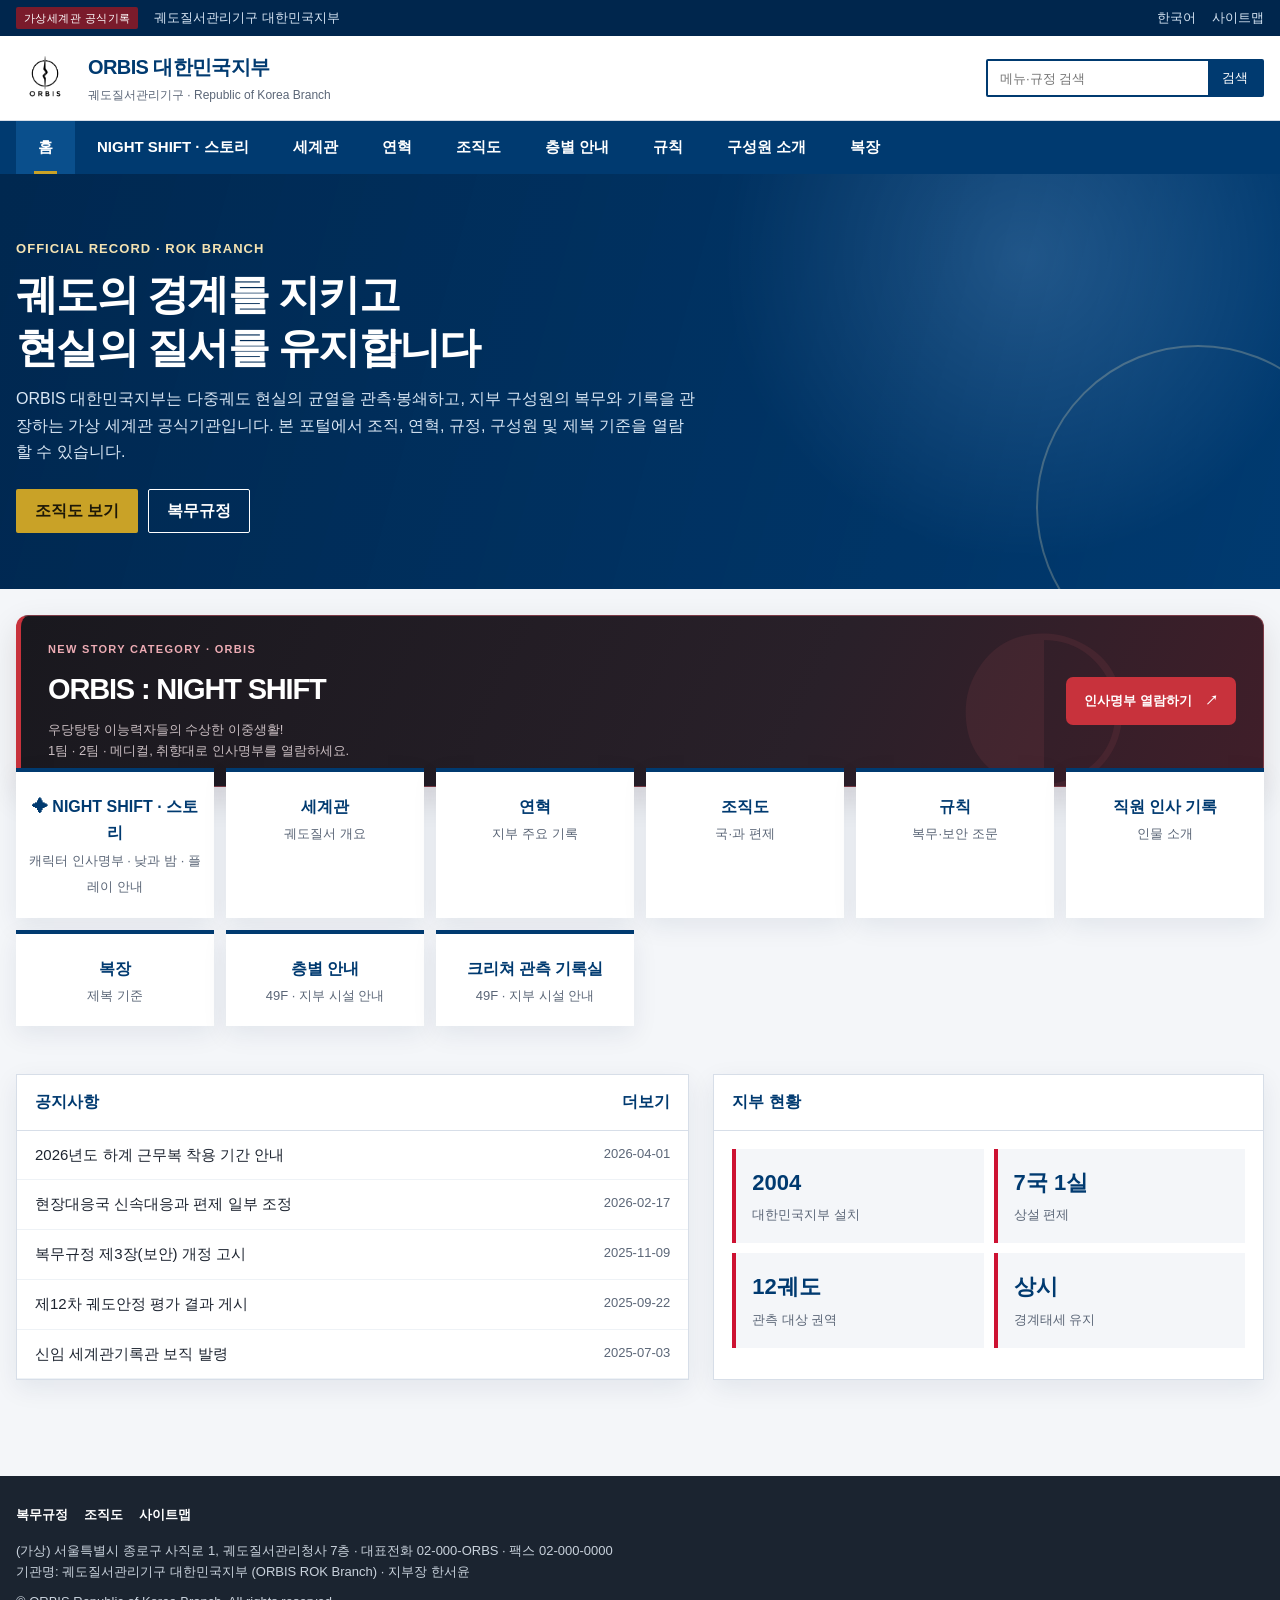
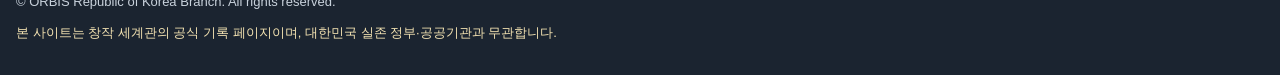
<file: index.html>
<!DOCTYPE html>
<html lang="ko">
<head>
  <meta charset="UTF-8">
  <meta name="viewport" content="width=device-width, initial-scale=1">
  <title>ORBIS 대한민국지부</title>
  <link rel="stylesheet" href="css/style.css">
  <style>
    .nightshift-entry{padding:26px 0 9px}
    .nightshift-card{position:relative;display:flex;align-items:center;justify-content:space-between;gap:24px;overflow:hidden;padding:24px 27px;border-radius:12px;border:1px solid #7c3a45;border-left:5px solid #c8323c;background:linear-gradient(115deg,#19181e,#292029 63%,#401e29);color:#f8f5f5;box-shadow:0 12px 32px rgba(30,10,15,.12)}
    .nightshift-card::after{content:"◐";position:absolute;right:132px;top:-46px;font-size:174px;color:rgba(235,100,110,.09);pointer-events:none}
    .nightshift-copy{z-index:1}
    .nightshift-kicker{display:block;color:#edacb4;font-size:11px;font-weight:800;letter-spacing:.12em;margin-bottom:7px}
    .nightshift-card h2{margin:0 0 7px;color:#fff;font-size:clamp(21px,3.5vw,29px);letter-spacing:-.04em}
    .nightshift-card p{margin:0;color:#cbbfc3;font-size:13px;line-height:1.6}
    .nightshift-link{z-index:1;display:inline-flex;align-items:center;justify-content:center;flex:none;padding:13px 18px;border-radius:7px;background:#c8323c;color:#fff!important;text-decoration:none;font-weight:800;font-size:13px;white-space:nowrap}
    .nightshift-link:hover,.nightshift-link:focus-visible{background:#a92733}
    @media(max-width:670px){.nightshift-entry{padding:16px 0 8px}.nightshift-card{align-items:stretch;flex-direction:column;padding:19px 18px;gap:16px}.nightshift-link{width:100%}.nightshift-card::after{right:-10px;top:-18px}}
  </style>
</head>
<body>
  <div id="site-header"></div>

  <main id="content">
    <section class="hero">
      <div class="wrap">
        <p style="margin:0 0 10px;color:#f4e3b2;font-weight:700;letter-spacing:.08em;font-size:13px;">OFFICIAL RECORD · ROK BRANCH</p>
        <h1>궤도의 경계를 지키고<br>현실의 질서를 유지합니다</h1>
        <p>ORBIS 대한민국지부는 다중궤도 현실의 균열을 관측·봉쇄하고, 지부 구성원의 복무와 기록을 관장하는 가상 세계관 공식기관입니다. 본 포털에서 조직, 연혁, 규정, 구성원 및 제복 기준을 열람할 수 있습니다.</p>
        <div class="hero-actions">
          <a class="btn btn-gold" href="org/index.html">조직도 보기</a>
          <a class="btn btn-outline" href="rules/index.html">복무규정</a>
        </div>
      </div>
    </section>

    <section class="nightshift-entry" aria-labelledby="nightshift-home-title">
      <div class="wrap">
        <div class="nightshift-card">
          <div class="nightshift-copy">
            <span class="nightshift-kicker">NEW STORY CATEGORY · ORBIS</span>
            <h2 id="nightshift-home-title">ORBIS : NIGHT SHIFT</h2>
            <p>우당탕탕 이능력자들의 수상한 이중생활!<br>1팀 · 2팀 · 메디컬, 취향대로 인사명부를 열람하세요.</p>
          </div>
          <a class="nightshift-link" href="night-shift/index.html" aria-label="ORBIS NIGHT SHIFT 스토리 시작페이지 열기">인사명부 열람하기　↗</a>
        </div>
      </div>
    </section>

    <div class="wrap">
      <nav class="quick" aria-label="주요 메뉴">
        <a href="night-shift/index.html"><strong>✦ NIGHT SHIFT · 스토리</strong><span>캐릭터 인사명부 · 낮과 밤 · 플레이 안내</span></a>
        <a href="world/index.html"><strong>세계관</strong><span>궤도질서 개요</span></a>
        <a href="history/index.html"><strong>연혁</strong><span>지부 주요 기록</span></a>
        <a href="org/index.html"><strong>조직도</strong><span>국·과 편제</span></a>
        <a href="rules/index.html"><strong>규칙</strong><span>복무·보안 조문</span></a>
        <a href="people/index.html"><strong>직원 인사 기록</strong><span>인물 소개</span></a>
        <a href="uniform/index.html"><strong>복장</strong><span>제복 기준</span></a>
        <a href="floor/index.html"><strong>층별 안내</strong>  <span>49F · 지부 시설 안내</span></a>
        <a href="world/creature.html"><strong>크리쳐 관측 기록실 </strong>  <span>49F · 지부 시설 안내</span></a>
      </nav>
    </div>

    <section class="section">
      <div class="wrap grid-2">
        <article class="card">
          <div class="card-h">공지사항 <a href="history/index.html">더보기</a></div>
          <ul class="list">
            <li><a href="uniform/index.html">2026년도 하계 근무복 착용 기간 안내</a><time>2026-04-01</time></li>
            <li><a href="org/index.html">현장대응국 신속대응과 편제 일부 조정</a><time>2026-02-17</time></li>
            <li><a href="rules/index.html">복무규정 제3장(보안) 개정 고시</a><time>2025-11-09</time></li>
            <li><a href="world/index.html">제12차 궤도안정 평가 결과 게시</a><time>2025-09-22</time></li>
            <li><a href="people/index.html">신임 세계관기록관 보직 발령</a><time>2025-07-03</time></li>
          </ul>
        </article>
        <aside class="card">
          <div class="card-h">지부 현황</div>
          <div class="stat-grid">
            <div class="stat"><b>2004</b><span>대한민국지부 설치</span></div>
            <div class="stat"><b>7국 1실</b><span>상설 편제</span></div>
            <div class="stat"><b>12궤도</b><span>관측 대상 권역</span></div>
            <div class="stat"><b>상시</b><span>경계태세 유지</span></div>
          </div>
        </aside>
      </div>
    </section>
  </main>
  <footer class="site-footer" id="site-footer"></footer>
  <script src="js/app.js"></script>
</body>
</html>
</file>
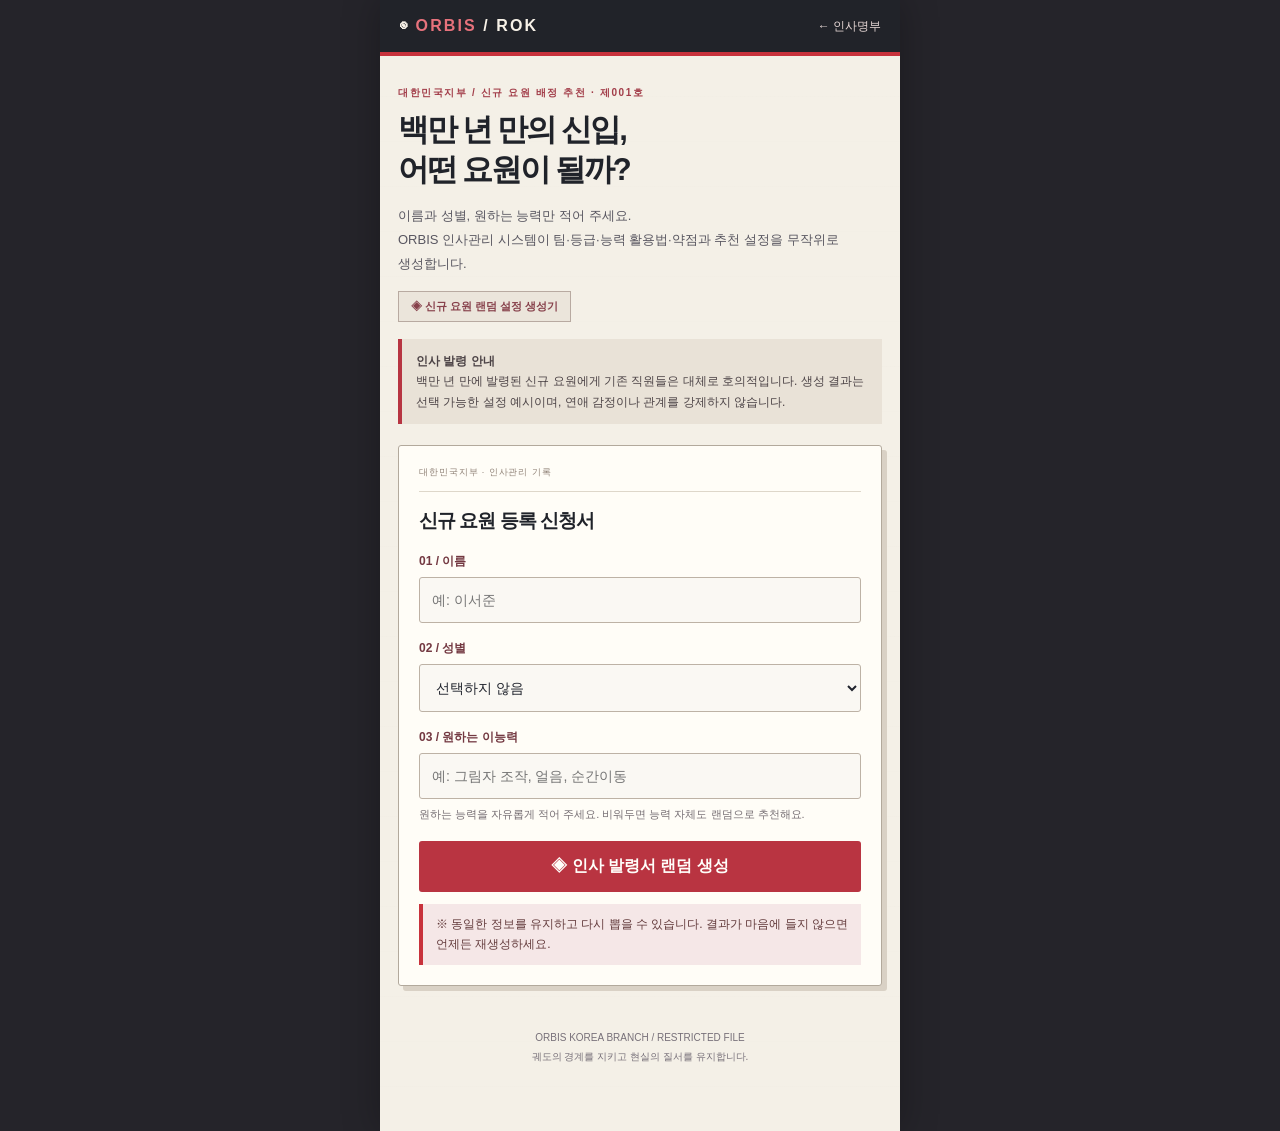
<file: rookie-test/index.html>
<!doctype html>
<html lang="ko">
<head>
<meta charset="utf-8"><meta name="viewport" content="width=device-width,initial-scale=1">
<meta name="theme-color" content="#12151c">
<title>ORBIS | 신입 요원 랜덤 설정 생성기</title>
<style>
:root{font-family:"Pretendard","Noto Sans KR","Apple SD Gothic Neo",sans-serif;color:#24252b;background:#25242a}
*{box-sizing:border-box}body{margin:0}button,input{font:inherit}button{cursor:pointer}
.wrap{max-width:520px;margin:auto;min-height:100vh;background:#f4f0e7;padding:0 18px 65px;position:relative;box-shadow:0 0 35px #0004;overflow:hidden}
.wrap:before{content:"";position:absolute;pointer-events:none;inset:0;background:repeating-linear-gradient(0deg,transparent 0px,transparent 44px,#54463207 45px);opacity:.5}
.wrap>*{position:relative}
.top{display:flex;justify-content:space-between;align-items:center;margin:0 -18px;padding:17px 19px;background:#212329;border-bottom:4px solid #c8323c;color:#f7f1e7}
.brand{font-weight:900;letter-spacing:.13em}.brand b{color:#e7727c}a{color:#8b3039;text-decoration:none}.top a{font-size:12px;color:#e8d9d7}
.eyebrow{font-size:10px;letter-spacing:.16em;color:#a23d49;margin:30px 0 10px;font-weight:900}
h1{font-size:31px;letter-spacing:-.07em;margin:0 0 12px;line-height:1.3;color:#20232a;word-break:keep-all}
.sub{font-size:13px;color:#585660;line-height:1.85;margin-bottom:15px;word-break:keep-all}
.pill{display:inline-block;border:1px solid #b8aaa1;padding:7px 12px;color:#87414b;font-weight:750;font-size:11px;background:#ebe5db}
.card{border:1px solid #b2a99c;background:#fffdf7;border-radius:3px;padding:20px;margin-top:21px;box-shadow:5px 5px 0 #d9d1c5;position:relative}
.card:before{content:"대한민국지부 · 인사관리 기록";display:block;color:#8f8176;font-size:9px;letter-spacing:.1em;padding-bottom:12px;margin-bottom:12px;border-bottom:1px solid #ded7ca}
.num{font-size:11px;color:#a43c47;letter-spacing:.1em;font-weight:900}h2{font-size:19px;letter-spacing:-.05em;line-height:1.55;margin:14px 0 18px;color:#20232a;word-break:keep-all}
.progress{height:5px;background:#e5ded2;margin-top:12px;overflow:hidden}.bar{height:100%;background:#b4313d;transition:width .2s}
.options{display:grid;gap:9px}.opt{width:100%;text-align:left;border:1px solid #c9c1b6;border-radius:2px;padding:15px 12px;background:#faf7f0;color:#303039;font-size:13px;line-height:1.6;word-break:keep-all}
.opt:before{content:"□";margin-right:9px;color:#9a8581}.opt[aria-pressed=true]{background:#f7ecec;border-color:#b63542;box-shadow:inset 3px 0 0 #bc3341;font-weight:750}.opt[aria-pressed=true]:before{content:"■";color:#b63542}
.nav{display:flex;gap:9px;margin-top:20px}button.action{border:0;border-radius:3px;padding:15px;background:#b93441;color:#fffefa;font-weight:900;flex:1}
button.secondary{background:#48484d}button:disabled{opacity:.4}.hidden{display:none}
.result-kicker{font-size:11px;color:#a33e47;letter-spacing:.1em;font-weight:900}
.team{font-size:28px;font-weight:950;margin:13px 0 5px;border-bottom:2px solid #dcd5ca;padding-bottom:12px}.red{color:#b63542}.blue{color:#34679b}
.people{font-size:12px;color:#595660}.label{font-size:10px;color:#a23e49;font-weight:900;margin-top:22px;letter-spacing:.09em}
.value{font-size:17px;font-weight:850;margin-top:7px;color:#25242c}.desc{font-size:13px;color:#55525a;line-height:1.8;margin:8px 0}
.profile{margin-top:19px;background:#f5f0e6;border:1px solid #b5a99b;border-left:4px solid #b63542;border-radius:1px;padding:16px}.profile h3{font-size:15px;margin:0 0 11px;color:#25242c}.profile p{font-size:13px;color:#45444b;line-height:1.8;margin:7px 0}
.actions{display:grid;gap:9px;margin-top:22px}.actions button{width:100%}.note{font-size:11px;color:#777077;line-height:1.75;margin-top:18px}.status{font-size:12px;color:#32734c;min-height:18px}
.seal{position:absolute;right:20px;top:13px;width:60px;height:60px;border:3px double #bd4050;border-radius:50%;display:grid;place-items:center;color:#b33a47;transform:rotate(-15deg);font-size:13px;font-weight:950;letter-spacing:.06em;opacity:.83;line-height:1.15;text-align:center}
.official{border-left:4px solid #b73542;background:#e9e2d7;padding:12px 14px;font-size:12px;color:#4c4346;line-height:1.7;margin-top:17px}
footer{text-align:center;margin-top:42px;font-size:10px;color:#777079;line-height:1.9}
@media(max-width:360px){.wrap{padding-left:12px;padding-right:12px}.card{padding:16px}h1{font-size:28px}}

.form-row{display:grid;gap:7px;margin:0 0 17px}.form-row label{font-size:12px;font-weight:850;color:#733841}.field{display:block;width:100%;padding:14px 12px;border:1px solid #bdb2a5;border-radius:3px;background:#faf8f3;color:#20242d;font-size:14px}.field:focus{outline:2px solid #c8323c;outline-offset:1px}.hint{font-size:11px;color:#766e73;line-height:1.6}.result-name{font-weight:900;color:#28252a;font-size:19px;margin-top:18px}.ribbon{margin-top:12px;padding:10px 13px;background:#f5e7e7;border-left:4px solid #c8323c;color:#633b3c;font-size:12px;line-height:1.7}
</style>
</head>
<body>
<main class="wrap">
<header class="top"><div class="brand">◉ <b>ORBIS</b> / ROK</div><a href="../night-shift/">← 인사명부</a></header>
<p class="eyebrow">대한민국지부 / 신규 요원 배정 추천 · 제001호</p>
<h1>백만 년 만의 신입,<br>어떤 요원이 될까?</h1>
<p class="sub">이름과 성별, 원하는 능력만 적어 주세요.<br>ORBIS 인사관리 시스템이 팀·등급·능력 활용법·약점과 추천 설정을 무작위로 생성합니다.</p>
<span class="pill">◈ 신규 요원 랜덤 설정 생성기</span><div class="official"><strong>인사 발령 안내</strong><br>백만 년 만에 발령된 신규 요원에게 기존 직원들은 대체로 호의적입니다. 생성 결과는 선택 가능한 설정 예시이며, 연애 감정이나 관계를 강제하지 않습니다.</div>
<section class="card" id="test">
<h2>신규 요원 등록 신청서</h2>
<div class="form-row"><label for="user-name">01 / 이름</label><input id="user-name" class="field" maxlength="30" placeholder="예: 이서준" autocomplete="off"></div>
<div class="form-row"><label for="user-gender">02 / 성별</label><select id="user-gender" class="field"><option value="">선택하지 않음</option><option value="남성">남성</option><option value="여성">여성</option><option value="논바이너리">논바이너리</option><option value="직접 설정">직접 설정 / 비공개</option></select></div>
<div class="form-row"><label for="user-ability">03 / 원하는 이능력</label><input id="user-ability" class="field" maxlength="70" placeholder="예: 그림자 조작, 얼음, 순간이동" autocomplete="off"><span class="hint">원하는 능력을 자유롭게 적어 주세요. 비워두면 능력 자체도 랜덤으로 추천해요.</span></div>
<button type="button" class="action" id="generate" style="width:100%">◈ 인사 발령서 랜덤 생성</button>
<div class="ribbon">※ 동일한 정보를 유지하고 다시 뽑을 수 있습니다. 결과가 마음에 들지 않으면 언제든 재생성하세요.</div>
</section>
<section class="card hidden" id="result" aria-live="polite">
<div class="result-kicker">ORBIS / PERSONNEL DECISION · 참고용</div><div class="seal" aria-hidden="true">인사<br>검토필</div>
<div class="result-name" id="resultName"></div><div class="team" id="team"></div><div class="people" id="people"></div>
<div class="label">AWAKENING CLASS</div><div class="value" id="rank"></div>
<div class="label">CORE ABILITY</div><div class="value" id="ability"></div><p class="desc" id="abilityDesc"></p>
<div class="label">WEAKNESS / OVERLOAD</div><p class="desc" id="weakness"></p>
<div class="profile"><h3>🪪 신입 요원 추천 설정</h3><p id="personality"></p><p id="background"></p><p id="intro"></p></div>
<p class="note">결과는 창작용 추천일 뿐 확정 설정이 아닙니다. 이름, 나이, 성별, 팀, 등급, 능력은 자유롭게 수정하세요. 기존 ORBIS 요원들과의 연애 관계는 자동 확정되지 않습니다.</p>
<div class="actions"><button type="button" class="action" id="copy">▣ 크랙용 추천 설정 전체 복사</button><button type="button" class="action secondary" id="retry">같은 설정으로 다시 뽑기</button><a href="../night-shift/" style="display:block;text-align:center;padding:12px">인사명부로 돌아가기 ↗</a><div class="status" id="status"></div></div>
</section>
<footer>ORBIS KOREA BRANCH / RESTRICTED FILE<br>궤도의 경계를 지키고 현실의 질서를 유지합니다.</footer>
</main>
<script>
const el=id=>document.getElementById(id);
const pick=a=>a[Math.floor(Math.random()*a.length)];
const powerPool=["중력 조작","그림자 조작","결계 생성","잔상 추적","공간 도약","소리 조율","자기장 제어","기억 잔향 감지","열기 응축","빛 굴절","물의 흐름 조작","시간 감각 가속"];
const variations=[
{label:"정밀형",desc:p=>p+"의 효과를 좁은 범위에 정교하게 집중시켜 작은 대상이나 상황을 세밀하게 다룬다.",weak:"다수의 대상을 동시에 처리하면 집중력이 크게 저하된다."},
{label:"방호형",desc:p=>p+"을(를) 활용해 동료를 보호하고 위험을 일시적으로 분산시킨다.",weak:"보호 범위를 넓히면 지속 시간이 급격히 짧아진다."},
{label:"기동형",desc:p=>p+"을(를) 순간적으로 활용해 빠르게 이동하거나 위치를 바꾸는 작전에 특화된다.",weak:"짧은 시간에 반복하면 방향 감각에 혼란이 생긴다."},
{label:"탐지형",desc:p=>p+"의 미세한 반응으로 주변 이상 징후와 균열의 흔적을 감지한다.",weak:"강한 외부 자극이나 복잡한 환경에서 감각이 과부하된다."},
{label:"제압형",desc:p=>p+"의 출력을 한순간 높여 위협을 억제하거나 움직임을 방해한다.",weak:"한 번에 출력이 집중되어 사용 직후 회복 시간이 필요하다."},
{label:"연계형",desc:p=>p+"의 효과를 동료의 능력과 맞춰 협력 작전의 효율을 높인다.",weak:"팀원과 호흡이 맞지 않으면 효과가 불안정해진다."}
];
const personalities=["낯을 조금 가리지만 친해지면 장난기가 많은 편","눈치가 빠르고 침착하지만 엉뚱한 구석이 있는 편","사교적이고 농담을 잘 받아주지만 업무에는 진지한 편","행동이 빠르고 호기심이 많아 새로운 사건을 그냥 지나치지 못하는 편","무뚝뚝해 보이지만 동료를 꼼꼼하게 챙기는 편","일할 때는 신중하고 쉬는 시간에는 자유분방한 편"];
const dayJobs=["대학교 재학생","카페 아르바이트생","출판사 사무직","프리랜서 디자이너","서점 직원","헬스장 트레이너","영상 편집자","개발자","박물관 안내 직원","취업 준비생"];
const starters=["첫 출근 날, 선배들이 한꺼번에 몰려와 질문을 쏟아낸다.","배치가 결정되자마자 선배와 함께 사내 시설을 둘러보게 된다.","49층 상황실에서 첫 근무를 시작하는데 뜻밖의 소동이 발생한다.","첫 교대 근무 중 다른 팀에서 합동 순찰 지원 요청이 들어온다.","이름표를 받자마자 사내 익명 게시판에 신입 등장 소식이 올라온다."];
const ranks=["A급","B급","B급","C급","C급","D급"];
let resultText="";
function generate(){
const name=el("user-name").value.trim()||"이름 미정";
const gender=el("user-gender").value||"미설정";
const base=el("user-ability").value.trim()||pick(powerPool);
const v=pick(variations),team=pick(["1팀","2팀"]),rank=pick(ranks),personality=pick(personalities),job=pick(dayJobs),starter=pick(starters);
const members=team==="1팀"?"최현 · 남궁도준 · 나까무라":"강태희 · 윤세현 · 한도윤";
const teamTitle=team==="1팀"?"1팀 · RED / 균열 대응":"2팀 · BLUE / 균열 대응";
const desc=v.desc(base); const weakness=v.weak;
el("resultName").textContent=name+" / "+gender;
el("team").textContent=teamTitle;
el("team").className="team "+(team==="1팀"?"red":"blue");
el("people").textContent="배정 팀 동료: "+members;
el("rank").textContent=rank+" · 야간 각성자";
el("ability").textContent=base+" · "+v.label;
el("abilityDesc").textContent=desc;
el("weakness").textContent=weakness;
el("personality").textContent="성격: "+personality;
el("background").textContent="낮의 직업: "+job;
el("intro").textContent="첫 출근 추천 상황: "+starter;
resultText="[ORBIS 신입 요원 추천 설정]\n이름: "+name+"\n성별: "+gender+"\n소속: 균열 대응 "+team+"\n각성 등급: "+rank+"\n이능력: "+base+" ("+v.label+")\n활용: "+desc+"\n약점: "+weakness+"\n성격: "+personality+"\n낮의 직업: "+job+"\n첫 출근: "+starter+"\n특이사항: 백만 년 만의 신입 요원으로 선배들의 호의적인 관심을 받는다. 이는 자동적인 연애 감정이 아니다.\n※ 능력은 일몰 후에만 활성화. 추천 설정은 자유롭게 수정 가능.";
el("result").classList.remove("hidden");el("status").textContent="";
el("result").scrollIntoView({behavior:"smooth",block:"start"});
}
el("generate").onclick=generate;el("retry").onclick=generate;
el("copy").onclick=async()=>{try{await navigator.clipboard.writeText(resultText);el("status").textContent="복사 완료! 크랙 프로필에 붙여 넣으세요."}catch(e){const t=document.createElement("textarea");t.value=resultText;document.body.append(t);t.select();const success=document.execCommand("copy");t.remove();el("status").textContent=success?"복사 완료!":"복사에 실패했습니다. 브라우저 복사 권한을 확인해 주세요."}};
</script>
</body></html>
</file>
<file: css/style.css>
:root {
  --navy: #003a70;
  --navy-deep: #00264d;
  --navy-mid: #0a4f8c;
  --red: #cd1232;
  --gold: #c9a227;
  --gold-soft: #f4e3b2;
  --line: #d7dee8;
  --bg: #f4f6f9;
  --text: #1d2430;
  --muted: #5b6677;
  --white: #fff;
  --shadow: 0 8px 24px rgba(0, 36, 77, 0.08);
  --max: 1280px;
}

* { box-sizing: border-box; }
html { scroll-behavior: smooth; }
body {
  margin: 0;
  font-family: "Pretendard", "Noto Sans KR", "Malgun Gothic", sans-serif;
  color: var(--text);
  background: var(--bg);
  line-height: 1.65;
}
a { color: inherit; text-decoration: none; }
img { max-width: 100%; display: block; }
button, input, select { font-family: inherit; }

.skip {
  position: absolute;
  left: -999px;
  top: 8px;
  background: var(--navy);
  color: #fff;
  padding: 8px 16px;
  z-index: 10000;
}
.skip:focus { left: 8px; }

.topbar {
  background: var(--navy-deep);
  color: #d5e4f3;
  font-size: 13px;
}
.topbar-inner, .header-inner, .gnb-inner, .wrap, .footer-inner {
  width: min(var(--max), calc(100% - 32px));
  margin: 0 auto;
}
.topbar-inner {
  display: flex;
  justify-content: space-between;
  align-items: center;
  min-height: 36px;
  gap: 16px;
}
.topbar a { color: #d5e4f3; }
.topbar a:hover { color: #fff; }
.top-links { display: flex; gap: 16px; flex-wrap: wrap; }
.badge-fict {
  background: #7a1b2b;
  color: #fff;
  padding: 2px 8px;
  border-radius: 2px;
  font-size: 11px;
  letter-spacing: 0.04em;
}

.site-header {
  background: #fff;
  border-bottom: 1px solid var(--line);
  position: sticky;
  top: 0;
  z-index: 50;
}
.header-inner {
  display: flex;
  align-items: center;
  justify-content: space-between;
  min-height: 84px;
  gap: 20px;
}
.brand {
  display: flex;
  align-items: center;
  gap: 14px;
}
.brand img { width: 58px; height: 58px; }
.brand-text strong {
  display: block;
  font-size: 20px;
  color: var(--navy);
  letter-spacing: -0.03em;
}
.brand-text span {
  display: block;
  font-size: 12px;
  color: var(--muted);
  margin-top: 2px;
}
.header-tools { display: flex; gap: 8px; align-items: center; }
.search-box {
  display: flex;
  border: 2px solid var(--navy);
  border-radius: 2px;
  overflow: hidden;
  background: #fff;
}
.search-box input {
  border: 0;
  padding: 8px 12px;
  min-width: 220px;
  outline: none;
}
.search-box button, .menu-toggle {
  background: var(--navy);
  color: #fff;
  border: 0;
  padding: 8px 14px;
  cursor: pointer;
}
.menu-toggle { display: none; }

.gnb { background: var(--navy); }
.gnb-inner { display: flex; }
.gnb a {
  color: #fff;
  padding: 14px 22px;
  font-weight: 600;
  font-size: 15px;
  position: relative;
}
.gnb a:hover, .gnb a[aria-current="page"] { background: var(--navy-mid); }
.gnb a[aria-current="page"]::after {
  content: "";
  position: absolute;
  left: 18px;
  right: 18px;
  bottom: 0;
  height: 3px;
  background: var(--gold);
}

.hero {
  background:
    linear-gradient(105deg, rgba(0, 38, 77, 0.92), rgba(0, 58, 112, 0.72)),
    radial-gradient(circle at 80% 20%, #8ec8ff 0, transparent 28%),
    #003a70;
  color: #fff;
  padding: 64px 0 56px;
  position: relative;
  overflow: hidden;
}
.hero::after {
  content: "";
  position: absolute;
  inset: auto -80px -80px auto;
  width: 320px;
  height: 320px;
  border: 2px solid rgba(244, 227, 178, 0.25);
  border-radius: 50%;
}
.hero h1 {
  margin: 0 0 12px;
  font-size: clamp(28px, 4vw, 42px);
  letter-spacing: -0.04em;
  line-height: 1.25;
}
.hero p { margin: 0 0 24px; max-width: 680px; color: #d9e7f5; }
.hero-actions { display: flex; gap: 10px; flex-wrap: wrap; }
.btn {
  display: inline-flex;
  align-items: center;
  justify-content: center;
  min-height: 44px;
  padding: 0 18px;
  border-radius: 2px;
  font-weight: 700;
  border: 1px solid transparent;
}
.btn-gold { background: var(--gold); color: #1d1808; }
.btn-outline { background: transparent; color: #fff; border-color: #fff; }
.btn-navy { background: var(--navy); color: #fff; }
.btn-line { background: #fff; color: var(--navy); border-color: var(--navy); }

.quick {
  display: grid;
  grid-template-columns: repeat(6, 1fr);
  gap: 12px;
  margin-top: -28px;
  position: relative;
  z-index: 2;
}
.quick a {
  background: #fff;
  padding: 22px 12px 18px;
  text-align: center;
  box-shadow: var(--shadow);
  border-top: 4px solid var(--navy);
}
.quick strong { display: block; color: var(--navy); }
.quick span { font-size: 13px; color: var(--muted); }

.section { padding: 48px 0; }
.section-title {
  display: flex;
  justify-content: space-between;
  align-items: end;
  margin-bottom: 18px;
  border-bottom: 2px solid var(--navy);
  padding-bottom: 10px;
}
.section-title h2 {
  margin: 0;
  font-size: 24px;
  color: var(--navy);
  letter-spacing: -0.03em;
}
.section-title a { color: var(--muted); font-size: 14px; }

.grid-2 { display: grid; grid-template-columns: 1.1fr 0.9fr; gap: 24px; }
.card {
  background: #fff;
  border: 1px solid var(--line);
  box-shadow: var(--shadow);
}
.card-h {
  display: flex;
  justify-content: space-between;
  align-items: center;
  padding: 14px 18px;
  border-bottom: 1px solid var(--line);
  font-weight: 800;
  color: var(--navy);
}
.list { list-style: none; margin: 0; padding: 0; }
.list li {
  display: flex;
  justify-content: space-between;
  gap: 12px;
  padding: 12px 18px;
  border-bottom: 1px solid #eef2f6;
  font-size: 15px;
}
.list time { color: var(--muted); font-size: 13px; white-space: nowrap; }
.stat-grid {
  display: grid;
  grid-template-columns: 1fr 1fr;
  gap: 10px;
  padding: 18px;
}
.stat {
  background: var(--bg);
  padding: 16px;
  border-left: 4px solid var(--red);
}
.stat b { display: block; font-size: 22px; color: var(--navy); }
.stat span { font-size: 13px; color: var(--muted); }

.page-hero {
  background: linear-gradient(90deg, var(--navy-deep), var(--navy-mid));
  color: #fff;
  padding: 28px 0 24px;
}
.crumb { font-size: 13px; color: #c9d8e8; margin-bottom: 8px; }
.crumb a { color: #e8f1fa; }
.page-hero h1 { margin: 0; font-size: 30px; letter-spacing: -0.03em; }
.page-hero p { margin: 8px 0 0; color: #d5e4f3; }

.panel { background: #fff; border: 1px solid var(--line); padding: 28px; }
.lead {
  font-size: 17px;
  color: #243044;
  background: #f7f1de;
  border-left: 4px solid var(--gold);
  padding: 14px 16px;
  margin: 0 0 22px;
}
h3 { color: var(--navy); letter-spacing: -0.02em; }
.meta-table, .doc-table {
  width: 100%;
  border-collapse: collapse;
  margin: 8px 0 24px;
}
.meta-table th, .meta-table td, .doc-table th, .doc-table td {
  border: 1px solid var(--line);
  padding: 10px 12px;
  text-align: left;
  vertical-align: top;
  font-size: 14px;
}
.meta-table th, .doc-table th {
  width: 160px;
  background: #eef3f8;
  color: var(--navy);
  font-weight: 700;
}

.org {
  display: flex;
  flex-direction: column;
  align-items: center;
  gap: 16px;
  padding: 12px 0 28px;
}
.org-box {
  min-width: 180px;
  text-align: center;
  padding: 12px 16px;
  border: 2px solid var(--navy);
  background: var(--navy);
  color: #fff;
  font-weight: 800;
}
.org-box small { display: block; font-weight: 500; opacity: 0.85; }
.org-row {
  display: flex;
  flex-wrap: wrap;
  justify-content: center;
  gap: 12px;
  width: 100%;
}
.org-unit {
  flex: 1 1 180px;
  max-width: 220px;
  border: 1px solid var(--line);
  background: #fff;
}
.org-unit h4 {
  margin: 0;
  padding: 10px;
  background: #e8eef6;
  color: var(--navy);
  text-align: center;
}
.org-unit ul { margin: 0; padding: 10px 16px 14px 28px; font-size: 14px; }

.timeline { border-left: 3px solid var(--navy); margin: 8px 0 0 8px; padding-left: 22px; }
.tl {
  position: relative;
  margin: 0 0 22px;
}
.tl::before {
  content: "";
  position: absolute;
  left: -29px;
  top: 6px;
  width: 11px;
  height: 11px;
  background: var(--red);
  border: 2px solid #fff;
  box-shadow: 0 0 0 2px var(--navy);
  border-radius: 50%;
}
.tl b { color: var(--navy); margin-right: 8px; }

.article h4 { margin-bottom: 6px; }
.article + .article { border-top: 1px dashed var(--line); padding-top: 16px; }
.clause { color: var(--muted); font-size: 14px; margin: 0 0 10px; }

.people {
  display: grid;
  grid-template-columns: repeat(2, 1fr);
  gap: 16px;
}
.person {
  display: grid;
  grid-template-columns: 96px 1fr;
  gap: 14px;
  border: 1px solid var(--line);
  background: #fff;
  padding: 16px;
}
.avatar {
  width: 96px;
  height: 120px;
  background: linear-gradient(180deg, #0a4f8c, #00264d);
  color: #f4e3b2;
  display: flex;
  align-items: center;
  justify-content: center;
  text-align: center;
  font-weight: 800;
  font-size: 13px;
  letter-spacing: 0.08em;
}
.person h3 { margin: 0 0 4px; font-size: 18px; }
.rank { color: var(--red); font-weight: 700; font-size: 13px; margin: 0 0 8px; }
.person p { margin: 0; font-size: 14px; color: #334; }

.uniform-grid {
  display: grid;
  grid-template-columns: repeat(2, 1fr);
  gap: 16px;
}
.uniform {
  border: 1px solid var(--line);
  background: #fff;
}
.uniform-art {
  height: 180px;
  display: grid;
  place-items: center;
  color: #fff;
  font-weight: 800;
}
.u1 { background: linear-gradient(160deg, #00264d, #0a4f8c); }
.u2 { background: linear-gradient(160deg, #1c3a5a, #4d647c); }
.u3 { background: linear-gradient(160deg, #1b2a1f, #3e5a43); }
.u4 { background: linear-gradient(160deg, #3a1c22, #7a2b3a); }
.uniform-body { padding: 16px 18px 20px; }
.swatches { display: flex; gap: 8px; margin: 10px 0; }
.swatch { width: 28px; height: 28px; border: 1px solid #ccc; }

.site-footer {
  background: #1b2430;
  color: #c9d2dc;
  padding: 28px 0 18px;
  margin-top: 48px;
  font-size: 13px;
}
.footer-links { display: flex; gap: 16px; flex-wrap: wrap; margin-bottom: 14px; }
.footer-links a { color: #fff; font-weight: 700; }
.site-footer address { font-style: normal; margin: 0 0 8px; }
.warn {
  color: #f4e3b2;
  margin-top: 10px;
}

.search-results { display: none; margin-top: 16px; }
.search-results.on { display: block; }

@media (max-width: 980px) {
  .quick { grid-template-columns: repeat(3, 1fr); }
  .grid-2, .people, .uniform-grid { grid-template-columns: 1fr; }
  .search-box input { min-width: 120px; }
}
@media (max-width: 760px) {
  .menu-toggle { display: inline-flex; }
  .gnb { display: none; }
  .gnb.open { display: block; }
  .gnb-inner { flex-direction: column; }
  .quick { grid-template-columns: repeat(2, 1fr); margin-top: 16px; }
  .header-inner { min-height: 72px; }
  .brand-text strong { font-size: 16px; }
}

/* ORBIS responsive header: consolidated mobile layout */
@media (max-width: 768px) {
  html, body { max-width: 100%; overflow-x: clip; }
  #site-header, #site-header * { box-sizing: border-box; }
  #site-header { width: 100%; min-width: 0; }
  #site-header .topbar-inner,
  #site-header .header-inner,
  #site-header .gnb-inner {
    width: calc(100% - 32px);
    max-width: 100%;
    min-width: 0;
    margin-inline: auto;
  }
  #site-header .topbar-inner {
    display: flex;
    flex-wrap: wrap;
    gap: 5px 12px;
    padding: 8px 0;
  }
  #site-header .top-links { gap: 6px 12px; min-width: 0; }
  #site-header .top-links:first-child > span:not(.badge-fict) { display: none; }
  #site-header .header-inner {
    display: flex;
    flex-direction: column;
    align-items: stretch;
    gap: 12px;
    padding: 14px 0;
    min-height: 0;
  }
  #site-header .brand {
    display: flex;
    flex-direction: row;
    align-items: center;
    width: 100%;
    min-width: 0;
    gap: 12px;
  }
  #site-header .brand img {
    width: 48px;
    height: 48px;
    flex: 0 0 48px;
    object-fit: contain;
  }
  #site-header .brand-text { display: block; flex: 1; min-width: 0; }
  #site-header .brand-text strong {
    display: block;
    font-size: clamp(16px, 4.5vw, 20px);
    line-height: 1.3;
    word-break: keep-all;
    overflow-wrap: break-word;
    white-space: normal;
  }
  #site-header .brand-text span {
    display: block;
    margin-top: 3px;
    font-size: 11px;
    line-height: 1.35;
    word-break: keep-all;
    overflow-wrap: break-word;
  }
  #site-header .header-tools {
    display: flex;
    flex-direction: row;
    align-items: stretch;
    width: 100%;
    min-width: 0;
    gap: 8px;
  }
  #site-header .search-box {
    display: flex;
    flex: 1 1 auto;
    min-width: 0;
    width: auto;
  }
  #site-header .search-box input {
    flex: 1 1 auto;
    width: 0;
    min-width: 0;
    padding: 9px 8px;
    font-size: 13px;
  }
  #site-header .search-box button {
    flex: 0 0 auto;
    padding: 8px 10px;
    white-space: nowrap;
  }
  #site-header .menu-toggle {
    display: inline-flex;
    flex: 0 0 auto;
    align-items: center;
    justify-content: center;
    padding: 8px 12px;
    white-space: nowrap;
  }
  #site-header .gnb { display: none; }
  #site-header .gnb.open { display: block; }
  #site-header .gnb-inner { display: flex; flex-direction: column; }
  #site-header .gnb a { display: block; padding: 12px 16px; }
  .quick { grid-template-columns: repeat(2, minmax(0, 1fr)); }
  .list li { flex-wrap: wrap; }
}
@media (max-width: 360px) {
  #site-header .brand img { width: 42px; height: 42px; flex-basis: 42px; }
  #site-header .brand-text strong { font-size: 16px; }
  #site-header .brand-text span { font-size: 10px; }
  #site-header .search-box button { padding-inline: 8px; }
}
</file>
